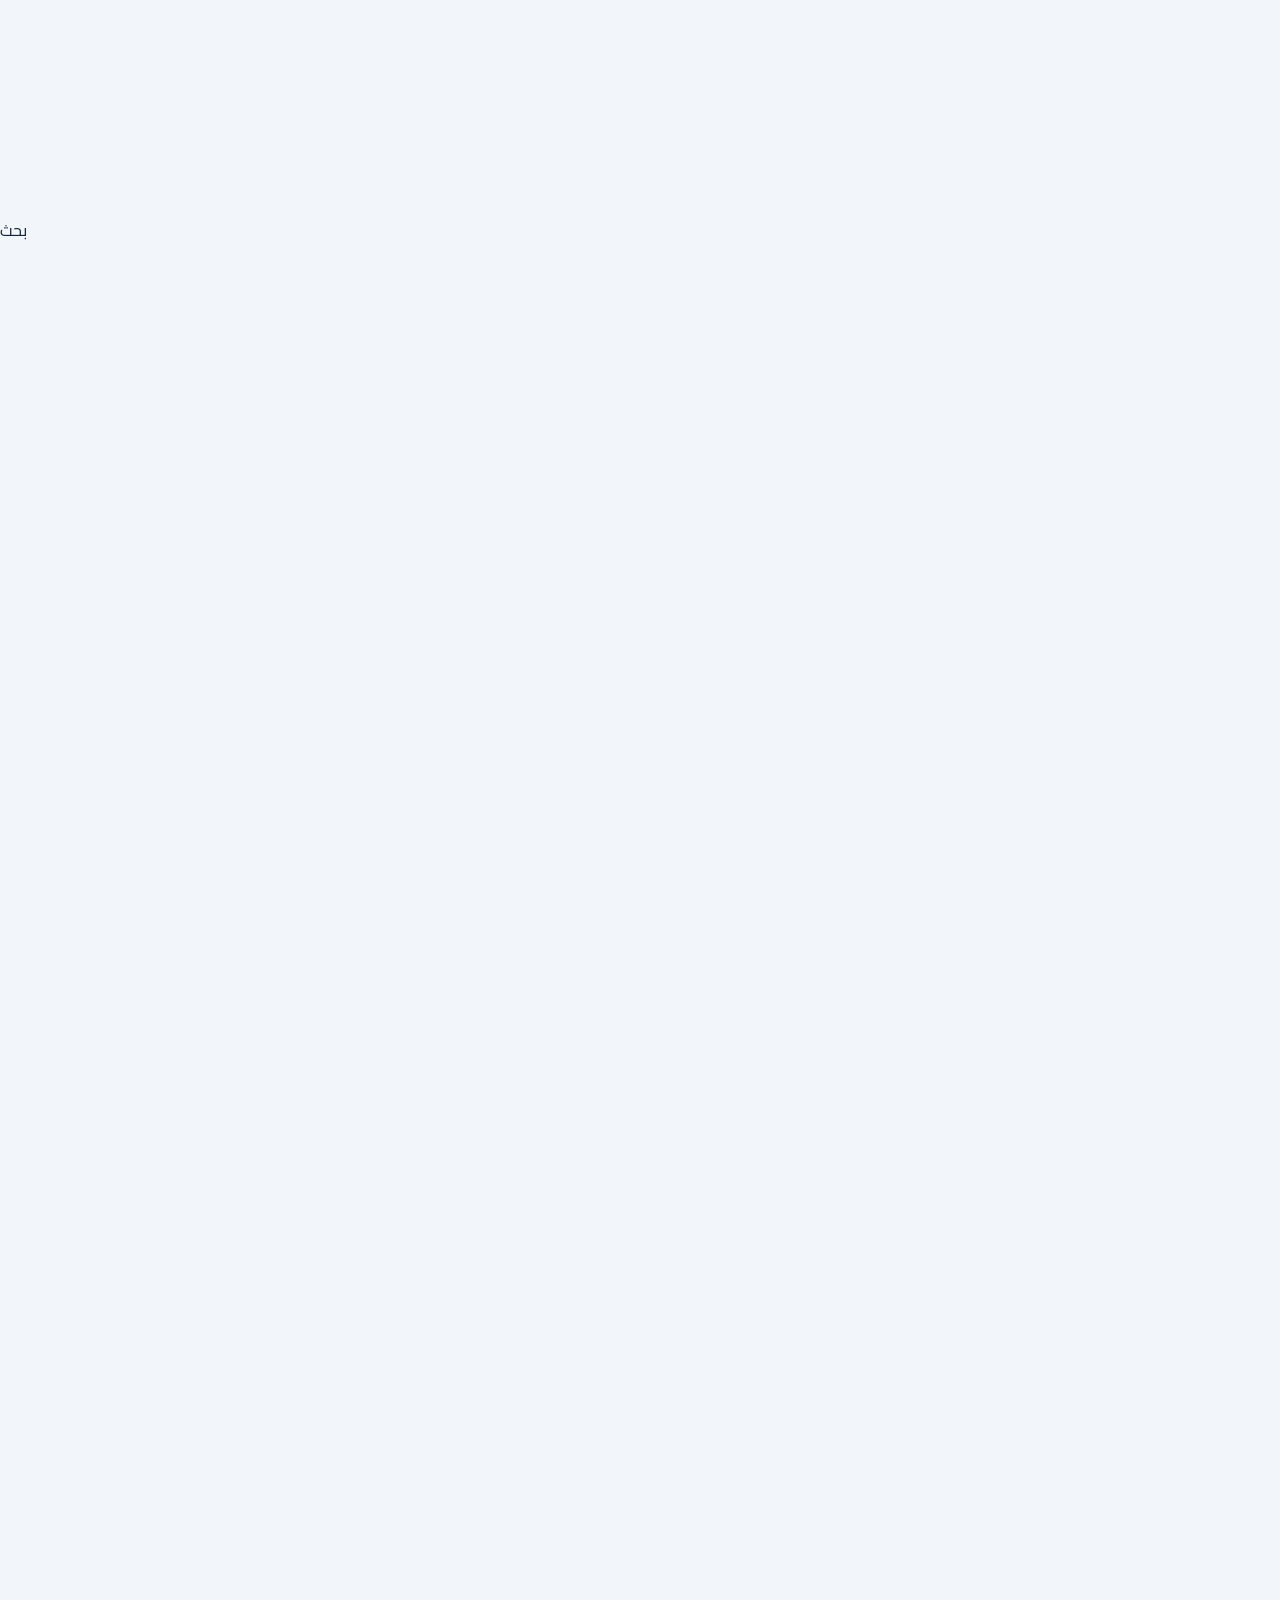
<file: index.html>
<!doctype html>
<html lang="ar" dir="rtl">
<head>
<meta charset="utf-8">
<meta name="viewport" content="width=device-width, initial-scale=1">
<title>زبدة المعرفة</title>
<meta name="description" content="ملخصات صوتية ومكتوبة لخمسين كتابًا مهمًا.">
<link rel="preconnect" href="https://fonts.googleapis.com">
<link href="https://fonts.googleapis.com/css2?family=Cairo:wght@400;600;800&display=swap" rel="stylesheet">
<style>
*{box-sizing:border-box}
body{margin:0;font-family:'Cairo',system-ui,sans-serif;background:#F2F6FB;color:#14213D;line-height:1.6}
a{color:#14213D;text-decoration:none}
a:focus-visible,button:focus-visible,input:focus-visible{outline:3px solid #2F5F99;outline-offset:2px}
.sr{position:absolute;left:-9999px}
.top{display:flex;align-items:center;justify-content:space-between;gap:16px;padding:16px 5vw;background:#fff;border-bottom:1px solid #DCE5EF}
.logo{font-size:26px;font-weight:800;color:#2F5F99}
.nav{display:flex;gap:26px;font-size:17px;font-weight:600}
.nav a[aria-current]{color:#2F5F99;border-bottom:3px solid #2F5F99}
main{max-width:1100px;margin:0 auto;padding:32px 20px 80px;outline:0}
.hero h1{margin:0 0 8px;font-size:clamp(30px,5vw,44px);font-weight:800;line-height:1.3}
.hero p{margin:0 0 16px;font-size:19px;color:#4A5B73}
input[type=search]{width:100%;max-width:560px;padding:14px 18px;font:inherit;font-size:17px;border:1px solid #B9C7D9;border-radius:12px;background:#fff}
.chips{display:flex;gap:10px;flex-wrap:wrap;margin:22px 0}
.chip{padding:9px 18px;border-radius:999px;color:#fff;font-weight:600;font-size:16px}
.chip.on{outline:3px solid #14213D;outline-offset:2px}
.grid{display:grid;grid-template-columns:repeat(auto-fill,minmax(270px,1fr));gap:18px}
.card{background:#fff;border:1px solid #DCE5EF;border-radius:16px;padding:20px;display:flex;flex-direction:column;gap:8px}
.card:hover{border-color:#2F5F99;box-shadow:0 4px 14px rgba(20,33,61,.08)}
.card h3{margin:0;font-size:20px;font-weight:800}
.au{margin:0;font-size:15px;color:#4A5B73}
.tag{font-size:13px;font-weight:600;color:#fff;border-radius:8px;padding:2px 10px;align-self:flex-start}
.meta{display:flex;align-items:center;gap:8px;color:#2F5F99;font-weight:600;font-size:15px;margin-top:4px}
.tri{width:0;height:0;border-left:11px solid #2F5F99;border-top:7px solid transparent;border-bottom:7px solid transparent;display:inline-block}
.empty{font-size:18px;color:#4A5B73}
.crumb{display:flex;align-items:center;flex-wrap:wrap;gap:12px;font-size:16px;color:#4A5B73;margin-bottom:20px}
.back,.sp{font:inherit;font-size:15px;color:#14213D;background:#fff;border:1px solid #B9C7D9;border-radius:10px;padding:8px 16px;cursor:pointer}
.bh h1{margin:0;font-size:clamp(30px,5vw,42px);font-weight:800;line-height:1.3}
.bh p{margin:4px 0 12px;font-size:18px;color:#4A5B73}
.sp[aria-pressed=true]{background:#14213D;color:#fff;border-color:#14213D}
.player{background:#14213D;color:#fff;border-radius:16px;padding:18px 22px;display:flex;align-items:center;gap:18px;flex-wrap:wrap;margin:20px 0}
.pbtn{width:56px;height:56px;border-radius:50%;border:0;background:#fff;display:flex;align-items:center;justify-content:center;cursor:pointer;flex:none}
.pbtn i{width:0;height:0;border-left:16px solid #14213D;border-top:10px solid transparent;border-bottom:10px solid transparent}
.pbtn.playing i{width:6px;height:18px;border:0;border-left:5px solid #14213D;border-right:5px solid #14213D;box-sizing:content-box}
.pm{flex:1;min-width:200px}
.pm input{width:100%;accent-color:#6FD3C4}
.tm{display:flex;justify-content:space-between;font-size:15px}
.spd{display:flex;gap:8px}
.spd .sp{background:transparent;color:#fff;border-color:#8A9BB8}
.spd .sp[aria-pressed=true]{background:#6FD3C4;border-color:#6FD3C4;color:#14213D}
.soon{background:#fff;border:1px dashed #B9C7D9;border-radius:16px;padding:16px 22px;margin:20px 0;color:#4A5B73;font-size:17px}
.sec{background:#fff;border:1px solid #DCE5EF;border-radius:16px;padding:22px 26px;margin-bottom:18px}
.sec h2,.gist h2{margin:0 0 8px;font-size:24px;font-weight:800}
.sec p,.gist p{margin:0 0 12px;font-size:19px;line-height:1.9;color:#26354D}
.sec p:last-child{margin:0}
.sec.note p{font-size:16px;color:#4A5B73}
.gist{background:#14213D;border-radius:16px;padding:22px 26px;margin-bottom:18px;color:#fff}
.gist h2{color:#6FD3C4}.gist p{color:#fff;margin:0}
.pn{display:flex;justify-content:space-between;gap:16px;font-weight:600;margin-top:24px}
.cg{display:grid;grid-template-columns:repeat(auto-fill,minmax(300px,1fr));gap:18px}
.cc{color:#fff;border-radius:16px;padding:26px;display:flex;flex-direction:column;gap:6px}
.cc a,.cc{color:#fff}.cc h3{margin:0;font-size:24px;font-weight:800}.cc span{font-size:16px}
.bnav{display:none}
@media(max-width:700px){.nav{display:none}.top{padding:14px 20px}
.bnav{display:flex;justify-content:space-around;position:fixed;bottom:0;right:0;left:0;background:#fff;border-top:1px solid #DCE5EF;padding:12px 0;font-weight:600;z-index:5}
.bnav a[aria-current]{color:#2F5F99}main{padding-bottom:100px}}
</style>
</head>
<body>
<header class="top"><a class="logo" href="#/">زبدة المعرفة</a>
<nav class="nav" aria-label="التنقل الرئيسي"><a href="#/" data-r="home">الرئيسية</a><a href="#/cats" data-r="cats">التصنيفات</a><a href="#/saved" data-r="saved">المحفوظات</a></nav></header>
<main id="app" tabindex="-1"></main>
<nav class="bnav" aria-label="التنقل السفلي"><a href="#/" data-r="home">الرئيسية</a><a href="#/cats" data-r="cats">التصنيفات</a><a href="#/saved" data-r="saved">المحفوظات</a></nav>
<script src="data.js"></script>
<script>
(function(){
var C=[null,{n:'التفكير واتخاذ القرار',s:'التفكير',c:'#2F5F99'},{n:'المال والأعمال',s:'المال',c:'#14766A'},{n:'تطوير الذات والإنتاجية',s:'تطوير الذات',c:'#6A4FB3'},{n:'الأدب والقراءة',s:'الأدب',c:'#B3366A'},{n:'التاريخ والفلسفة والتصميم',s:'التاريخ والفلسفة',c:'#3F7A2E'}];
var H={idea:'#2F5F99',main:'#14766A',crit:'#B3366A',tip:'#6A4FB3',why:'#3F7A2E',note:'#4A5B73'};
var B=window.BOOKS,app=document.getElementById('app'),KEY='zobda-saved',KS='zobda-speed';
function esc(s){return String(s).replace(/[&<>"]/g,function(m){return{'&':'&amp;','<':'&lt;','>':'&gt;','"':'&quot;'}[m]})}
function ar(s){return String(s).replace(/\d/g,function(d){return'٠١٢٣٤٥٦٧٨٩'[d]})}
function mins(s){return ar(Math.max(1,Math.round(s/60)))+' د'}
function fmt(s){s=Math.floor(s||0);var r=s%60;return ar(Math.floor(s/60)+':'+(r<10?'0':'')+r)}
function get(k,d){try{return JSON.parse(localStorage.getItem(k))||d}catch(e){return d}}
function put(k,v){try{localStorage.setItem(k,JSON.stringify(v))}catch(e){}}
function card(b){var c=C[b.cat];return'<a class="card" href="#/b/'+b.id+'"><span class="tag" style="background:'+c.c+'">'+c.s+'</span><h3>'+esc(b.title)+'</h3><p class="au">'+esc(b.author)+'</p><span class="meta">'+(b.audio?'<i class="tri"></i>استمع'+(b.dur?' · '+mins(b.dur):''):(b.sec?'اقرأ الملخص':'قريبًا'))+'</span></a>'}
function home(cat,savedOnly){
 var saved=get(KEY,[]);
 var list=B.filter(function(b){return(!cat||b.cat===cat)&&(!savedOnly||saved.indexOf(b.id)>-1)});
 var chips='<a class="chip'+(!cat&&!savedOnly?' on':'')+'" style="background:#14213D" href="#/">الكل '+ar(B.length)+'</a>';
 for(var i=1;i<6;i++)chips+='<a class="chip'+(cat===i?' on':'')+'" style="background:'+C[i].c+'" href="#/c/'+i+'"'+(cat===i?' aria-current="true"':'')+'>'+C[i].n+'</a>';
 app.innerHTML='<section class="hero"><h1>'+(savedOnly?'المحفوظات':cat?C[cat].n:'خلاصة '+ar(B.length)+' كتابًا في دقائق')+'</h1><p>'+(savedOnly?'الكتب التي حفظتها للرجوع إليها.':'اقرأ الملخص أو اسمعه، وقرّر أي كتاب يستحق وقتك.')+'</p><label class="sr" for="q">بحث</label><input id="q" type="search" placeholder="ابحث عن كتاب أو مؤلف"></section><div class="chips" role="group" aria-label="التصنيفات">'+chips+'</div><div class="grid" id="g"></div><p class="empty" id="em" hidden></p>';
 var g=document.getElementById('g'),em=document.getElementById('em');
 function fill(q){var l=list.filter(function(b){return!q||(b.title+' '+b.author).toLowerCase().indexOf(q)>-1});g.innerHTML=l.map(card).join('');em.hidden=l.length>0;em.textContent=savedOnly&&!q?'لم تحفظ أي كتاب بعد. افتح كتابًا واضغط «حفظ».':'لا توجد نتائج.'}
 fill('');document.getElementById('q').addEventListener('input',function(e){fill(e.target.value.trim().toLowerCase())});
}
function cats(){
 app.innerHTML='<section class="hero"><h1>التصنيفات</h1><p>اختر مجالًا لتبدأ منه.</p></section><div class="cg" style="margin-top:20px">'+C.slice(1).map(function(c,i){var n=B.filter(function(b){return b.cat===i+1}).length;return'<a class="cc" style="background:'+c.c+'" href="#/c/'+(i+1)+'"><h3>'+c.n+'</h3><span>'+ar(n)+' كتب</span></a>'}).join('')+'</div>';
}
function book(id){
 var b=B.filter(function(x){return x.id===id})[0];if(!b)return home(0);
 var c=C[b.cat],same=B.filter(function(x){return x.cat===b.cat}),ix=same.indexOf(b),pv=same[ix-1],nx=same[ix+1],sv=get(KEY,[]).indexOf(b.id)>-1;
 var h='<nav class="crumb" aria-label="مسار التنقل"><button class="back" id="bk">رجوع →</button><a href="#/">الرئيسية</a><span aria-hidden="true">/</span><a href="#/c/'+b.cat+'" style="color:'+c.c+';font-weight:700">'+c.n+'</a></nav><header class="bh"><h1>'+esc(b.title)+'</h1><p>'+esc(b.author)+' · '+c.n+'</p><button class="sp" id="sv" aria-pressed="'+sv+'">'+(sv?'محفوظ':'حفظ')+'</button></header>';
 if(b.audio){h+='<section class="player" aria-label="مشغّل الصوت"><audio id="au" src="'+b.audio+'" preload="metadata"></audio><button class="pbtn" id="pp" aria-label="تشغيل"><i></i></button><div class="pm"><input id="sk" type="range" min="0" max="100" step="0.1" value="0" aria-label="موضع التشغيل"><div class="tm"><span id="t1">'+fmt(0)+'</span><span id="t2">'+fmt(b.dur||0)+'</span></div></div><div class="spd" role="group" aria-label="سرعة التشغيل">'+[0.8,1,1.25].map(function(r){return'<button class="sp" data-r="'+r+'" aria-pressed="false">'+ar(r)+'×</button>'}).join('')+'</div></section>'}
 else h+='<p class="soon">الصوت قريبًا لهذا الكتاب.</p>';
 if(b.sec){b.sec.forEach(function(s){
  if(s.k==='gist')h+='<section class="gist"><h2>الزبدة</h2><p>'+esc(s.t)+'</p></section>';
  else h+='<section class="sec'+(s.k==='note'?' note':'')+'"><h2 style="color:'+H[s.k]+'">'+s.h+'</h2>'+(s.k==='main'?s.t.map(function(p){return'<p>'+esc(p)+'</p>'}).join(''):'<p>'+esc(s.t)+'</p>')+'</section>'})}
 else h+='<p class="soon">الملخص المكتوب قريبًا لهذا الكتاب.</p>';
 h+='<nav class="pn" aria-label="الكتب في نفس التصنيف">'+(pv?'<a href="#/b/'+pv.id+'">→ '+esc(pv.title)+'</a>':'<span></span>')+(nx?'<a href="#/b/'+nx.id+'">'+esc(nx.title)+' ←</a>':'<span></span>')+'</nav>';
 app.innerHTML=h;
 document.title=b.title+' — زبدة المعرفة';
 document.getElementById('bk').onclick=function(){history.length>1?history.back():location.hash='#/'};
 document.getElementById('sv').onclick=function(){var a=get(KEY,[]),i=a.indexOf(b.id);i>-1?a.splice(i,1):a.push(b.id);put(KEY,a);this.setAttribute('aria-pressed',i<0);this.textContent=i<0?'محفوظ':'حفظ'};
 if(b.audio)player(b);
}
function player(b){
 var au=document.getElementById('au'),pp=document.getElementById('pp'),sk=document.getElementById('sk'),t1=document.getElementById('t1'),t2=document.getElementById('t2');
 pp.onclick=function(){au.paused?au.play().catch(function(){}):au.pause()};
 au.onplay=function(){pp.classList.add('playing');pp.setAttribute('aria-label','إيقاف مؤقت')};
 au.onpause=function(){pp.classList.remove('playing');pp.setAttribute('aria-label','تشغيل')};
 au.onended=function(){au.currentTime=0;sk.value=0;t1.textContent=fmt(0)};
 au.onloadedmetadata=function(){t2.textContent=fmt(au.duration)};
 au.onerror=function(){t2.textContent='تعذر تحميل الصوت'};
 au.ontimeupdate=function(){if(au.duration)sk.value=au.currentTime/au.duration*100;t1.textContent=fmt(au.currentTime)};
 sk.oninput=function(){if(au.duration)au.currentTime=sk.value/100*au.duration};
 var sp=get(KS,1),bs=document.querySelectorAll('.spd .sp');
 function setSpeed(r){au.playbackRate=r;put(KS,r);bs.forEach(function(x){x.setAttribute('aria-pressed',Number(x.dataset.r)===r)})}
 bs.forEach(function(x){x.onclick=function(){setSpeed(Number(x.dataset.r))}});setSpeed(sp);
}
function route(){
 var p=location.hash.replace(/^#\/?/,'').split('/');document.title='زبدة المعرفة';
 var k='home';
 if(p[0]==='b'&&p[1]){k='';book(decodeURIComponent(p[1]))}
 else if(p[0]==='c'){home(+p[1]||0)}
 else if(p[0]==='cats'){k='cats';cats()}
 else if(p[0]==='saved'){k='saved';home(0,true)}
 else home(0);
 if(p[0]==='c')k='';
 document.querySelectorAll('[data-r]').forEach(function(a){if(a.dataset.r===k&&k)a.setAttribute('aria-current','page');else a.removeAttribute('aria-current')});
 window.scrollTo(0,0);
}
window.addEventListener('hashchange',route);route();
})();
</script>
</body>
</html>
</file>
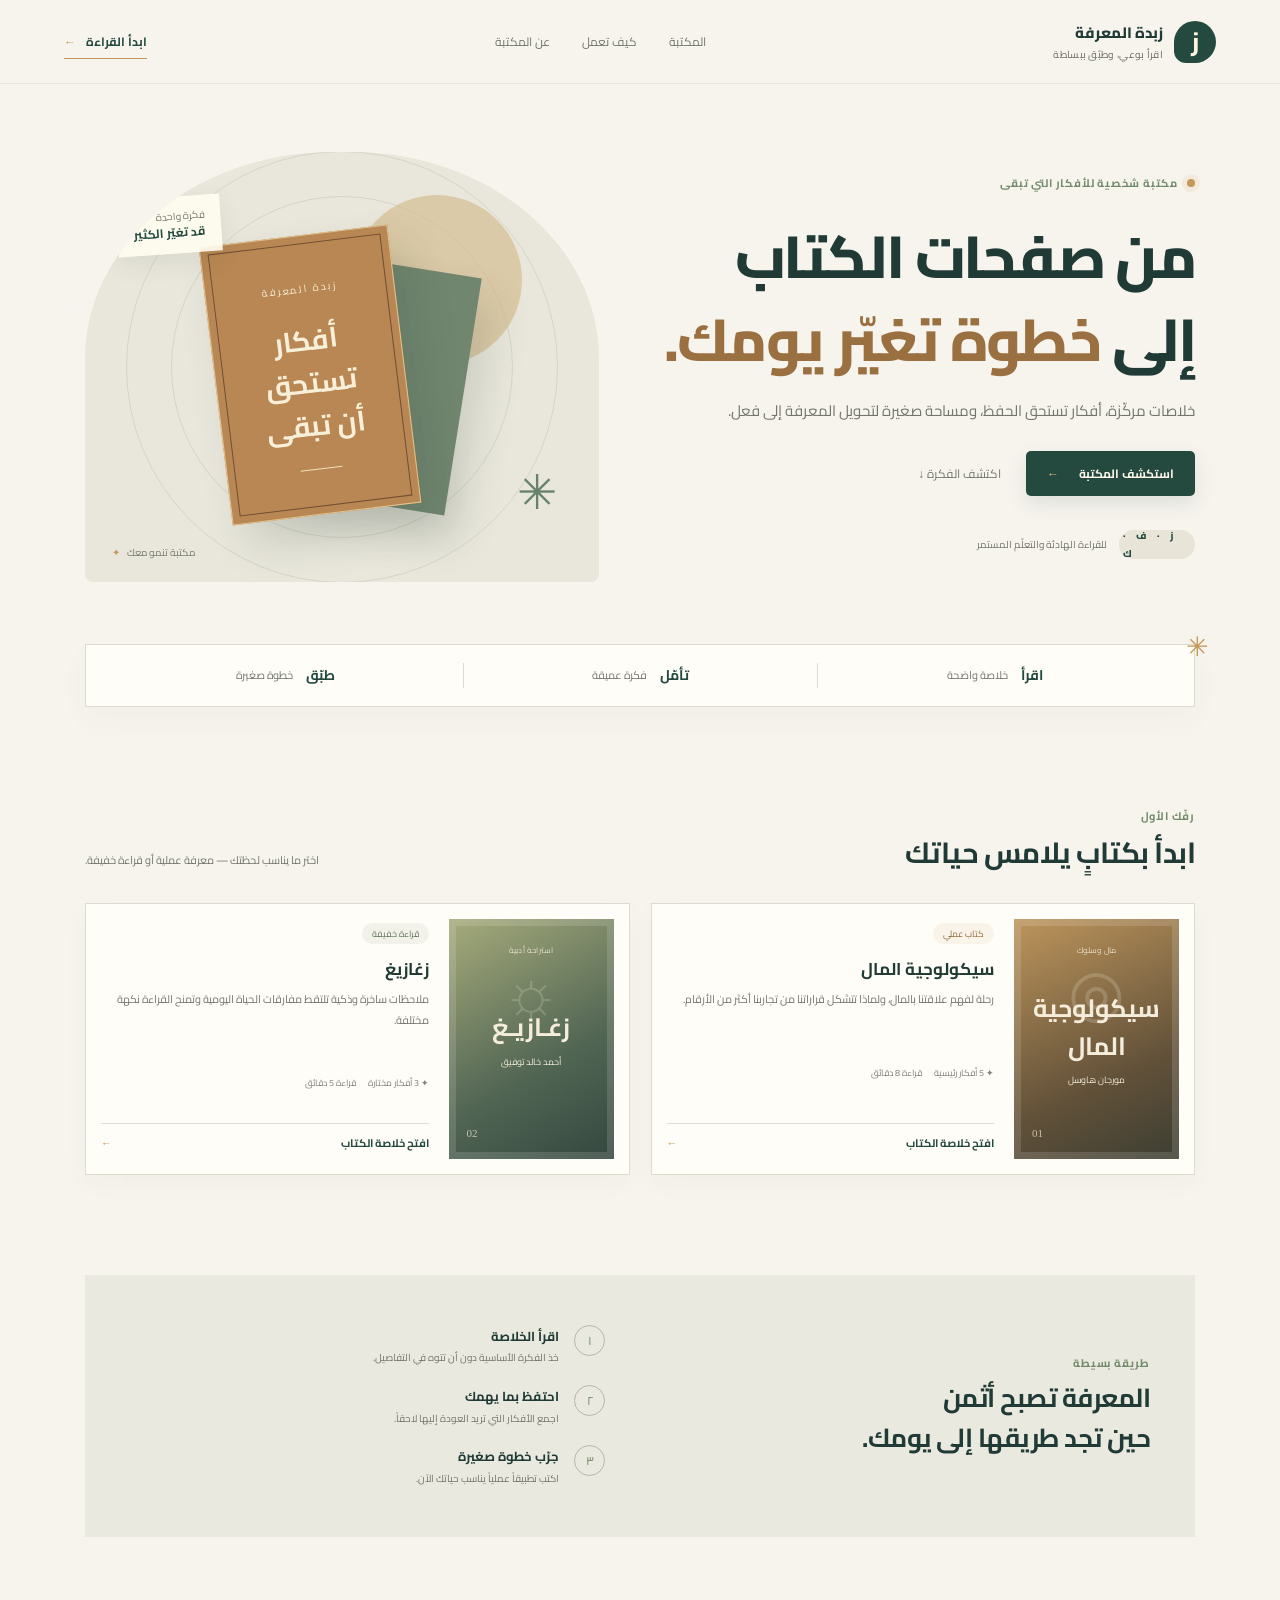
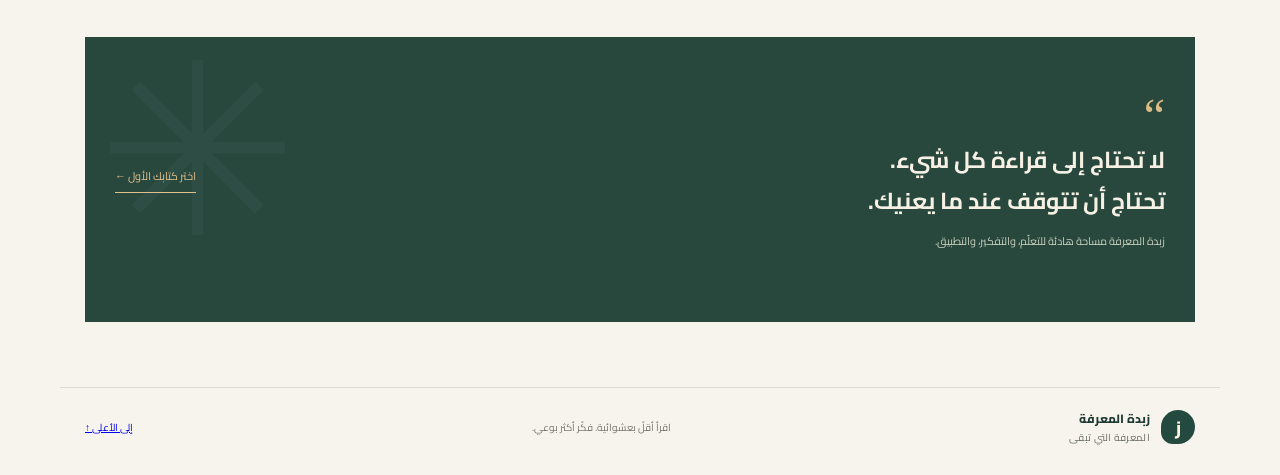
<file: new-version/index.html>
<!doctype html>
<html lang="ar" dir="rtl">
<head>
<meta charset="utf-8">
<meta name="viewport" content="width=device-width, initial-scale=1">
<meta name="theme-color" content="#f7f4ee">
<meta name="description" content="زبدة المعرفة — مكتبة شخصية تجمع خلاصات الكتب والأفكار القابلة للتطبيق.">
<title>زبدة المعرفة | مكتبتك الواعية</title>
<link rel="stylesheet" href="style.css">
</head>
<body>
<header class="site-header">
  <a class="brand" href="#" aria-label="زبدة المعرفة"><span class="brand-icon">ز</span><span>زبدة المعرفة<small>اقرأ بوعي، وطبّق ببساطة</small></span></a>
  <nav><a href="#library">المكتبة</a><a href="#method">كيف تعمل</a><a href="#about">عن المكتبة</a></nav>
  <a class="header-cta" href="#library">ابدأ القراءة <span>←</span></a>
</header>
<main>
  <section class="hero">
    <div class="hero-copy"><div class="eyebrow"><i></i> مكتبة شخصية للأفكار التي تبقى</div>
      <h1>من صفحات الكتاب<br>إلى <em>خطوة تغيّر يومك.</em></h1>
      <p>خلاصات مركّزة، أفكار تستحق الحفظ، ومساحة صغيرة لتحويل المعرفة إلى فعل.</p>
      <div class="hero-actions"><a class="button primary" href="#library">استكشف المكتبة <span>←</span></a><a class="quiet-link" href="#method">اكتشف الفكرة <span>↓</span></a></div>
      <div class="hero-note"><span class="avatars">ز · ف · ك</span><span>للقراءة الهادئة والتعلّم المستمر</span></div>
    </div>
    <div class="hero-visual" aria-label="رسم توضيحي لكتب">
      <div class="sun"></div><div class="floating-note">فكرة واحدة<br><b>قد تغيّر الكثير</b></div>
      <div class="book book-back"><span>مساحة للتأمل</span></div><div class="book book-front"><small>زبدة المعرفة</small><b>أفكار<br>تستحق<br>أن تبقى</b><i></i></div><div class="plant">✳</div>
      <div class="visual-caption">مكتبة تنمو معك <span>✦</span></div>
    </div>
  </section>
  <section class="quick-stats"><div><b>اقرأ</b><span>خلاصة واضحة</span></div><div><b>تأمّل</b><span>فكرة عميقة</span></div><div><b>طبّق</b><span>خطوة صغيرة</span></div><span class="stat-mark">✳</span></section>
  <section id="library" class="library section">
    <div class="section-heading"><div><div class="eyebrow">رفّك الأول</div><h2>ابدأ بكتابٍ يلامس حياتك</h2></div><p>اختر ما يناسب لحظتك — معرفة عملية أو قراءة خفيفة.</p></div>
    <div class="book-grid">
      <article class="book-card">
        <div class="book-cover cover-money"><span class="cover-label">مال وسلوك</span><div class="cover-art">◎</div><b>سيكولوجية<br>المال</b><small>مورجان هاوسل</small><span class="cover-num">01</span></div>
        <div class="book-text"><span class="pill">كتاب عملي</span><h3>سيكولوجية المال</h3><p>رحلة لفهم علاقتنا بالمال، ولماذا تتشكل قراراتنا من تجاربنا أكثر من الأرقام.</p><div class="book-meta"><span>✦ 5 أفكار رئيسية</span><span>قراءة 8 دقائق</span></div><button class="read-button" data-book="money">افتح خلاصة الكتاب <span>←</span></button></div>
      </article>
      <article class="book-card">
        <div class="book-cover cover-zagh"><span class="cover-label">استراحة أدبية</span><div class="cover-art">☼</div><b>زغـازيـغ</b><small>أحمد خالد توفيق</small><span class="cover-num">02</span></div>
        <div class="book-text"><span class="pill green">قراءة خفيفة</span><h3>زغازيغ</h3><p>ملاحظات ساخرة وذكية تلتقط مفارقات الحياة اليومية وتمنح القراءة نكهة مختلفة.</p><div class="book-meta"><span>✦ 3 أفكار مختارة</span><span>قراءة 5 دقائق</span></div><button class="read-button" data-book="zagh">افتح خلاصة الكتاب <span>←</span></button></div>
      </article>
    </div>
  </section>
  <section id="method" class="method section"><div class="method-title"><div class="eyebrow">طريقة بسيطة</div><h2>المعرفة تصبح أثمن<br>حين تجد طريقها إلى يومك.</h2></div><div class="steps"><article><span>١</span><div><h3>اقرأ الخلاصة</h3><p>خذ الفكرة الأساسية دون أن تتوه في التفاصيل.</p></div></article><article><span>٢</span><div><h3>احتفظ بما يهمك</h3><p>اجمع الأفكار التي تريد العودة إليها لاحقاً.</p></div></article><article><span>٣</span><div><h3>جرّب خطوة صغيرة</h3><p>اكتب تطبيقاً عملياً يناسب حياتك الآن.</p></div></article></div></section>
  <section id="bookDetail" class="detail section hidden"><button id="backBtn" class="back">→ العودة إلى المكتبة</button><div id="detailContent"></div></section>
  <section id="about" class="closing"><div><span>“</span><h2>لا تحتاج إلى قراءة كل شيء.<br>تحتاج أن تتوقف عند ما يعنيك.</h2><p>زبدة المعرفة مساحة هادئة للتعلّم، والتفكير، والتطبيق.</p></div><a href="#library">اختر كتابك الأول ←</a></section>
</main>
<footer><a class="brand" href="#"><span class="brand-icon">ز</span><span>زبدة المعرفة<small>المعرفة التي تبقى</small></span></a><span>اقرأ أقلّ بعشوائية. فكّر أكثر بوعي.</span><a href="#top">إلى الأعلى ↑</a></footer>
<script src="app.js"></script>
</body></html>
</file>
<file: new-version/style.css>
@import url('https://fonts.googleapis.com/css2?family=Cairo:wght@400;500;600;700;800;900&display=swap');
:root{--paper:#f7f4ee;--ink:#203b35;--forest:#244a40;--moss:#718a69;--gold:#c39858;--rose:#d9b6a1;--muted:#72756d;--line:#dedbd1;--white:#fffdf8}
*{box-sizing:border-box}html{scroll-behavior:smooth}body{margin:0;background:var(--paper);color:var(--ink);font-family:'Cairo',Tahoma,sans-serif;line-height:1.75}.site-header{height:84px;padding:0 max(calc((100vw - 1160px)/2),5vw);display:flex;align-items:center;justify-content:space-between;background:#f7f4eef2;border-bottom:1px solid #dedbd199;position:sticky;top:0;z-index:5;backdrop-filter:blur(14px)}.brand{display:flex;align-items:center;gap:11px;text-decoration:none;color:var(--ink);font-weight:800;font-size:15px}.brand small{display:block;font-size:10px;font-weight:500;color:var(--muted);letter-spacing:.3px}.brand-icon{width:42px;height:42px;border-radius:50% 50% 50% 12px;background:var(--forest);color:#fff4df;display:grid;place-items:center;font-size:24px}.site-header nav{display:flex;gap:32px}.site-header nav a,.quiet-link{font-size:12px;color:var(--muted);text-decoration:none}.site-header nav a:hover,.quiet-link:hover{color:var(--forest)}.header-cta{font-size:12px;font-weight:700;color:var(--forest);text-decoration:none;border-bottom:1px solid var(--gold);padding:6px 0}.header-cta span{margin-right:7px;color:var(--gold)}main{max-width:1160px;margin:auto;padding:0 25px}.hero{min-height:560px;display:grid;grid-template-columns:1.04fr .96fr;align-items:center;gap:40px;padding:55px 0 50px}.eyebrow{font-size:11px;color:var(--moss);font-weight:700;letter-spacing:.8px}.hero .eyebrow{display:flex;align-items:center;gap:9px}.hero .eyebrow i{width:8px;height:8px;border-radius:50%;background:var(--gold);box-shadow:0 0 0 5px #c398581c}.hero h1{font-size:clamp(36px,5vw,59px);line-height:1.4;letter-spacing:-1.7px;margin:23px 0 12px;font-weight:800}.hero h1 em{font-style:normal;color:#9a7040}.hero-copy>p{font-size:15px;line-height:2;color:var(--muted);max-width:470px}.hero-actions{display:flex;align-items:center;gap:25px;margin-top:25px}.button{display:inline-flex;align-items:center;gap:20px;text-decoration:none;padding:12px 21px;border-radius:5px;font-size:12px;font-weight:700}.button.primary{background:var(--forest);color:#fff8ea;box-shadow:0 8px 20px #244a401e}.button.primary span{color:#e1bd82}.hero-note{display:flex;align-items:center;gap:12px;font-size:10px;color:var(--muted);margin-top:34px}.avatars{direction:ltr;display:flex;align-items:center;justify-content:center;width:76px;height:29px;border-radius:20px;background:#e8e4d8;color:var(--forest);font-weight:800;letter-spacing:4px;padding-left:4px}.hero-visual{height:430px;position:relative;display:grid;place-items:center;overflow:hidden;background:#e9e7dc;border-radius:48% 48% 8px 8px}.hero-visual:before,.hero-visual:after{content:"";position:absolute;border:1px solid #84917b38;border-radius:50%}.hero-visual:before{width:340px;height:340px}.hero-visual:after{width:430px;height:430px}.sun{position:absolute;width:170px;height:170px;border-radius:50%;background:#d5bd8e;right:15%;top:10%;opacity:.67}.book{position:absolute;box-shadow:15px 23px 40px #253b3226;display:flex;flex-direction:column}.book-back{height:240px;width:165px;transform:translate(40px,17px) rotate(9deg);background:#71866f;color:#f5efd9;align-items:center;justify-content:end;padding:20px;font-size:10px}.book-front{height:280px;width:190px;transform:translate(-32px,8px) rotate(-7deg);background:#b88753;color:#f8efd9;align-items:center;justify-content:center;text-align:center;border:1px solid #e2c391;outline:1px solid #704e34;outline-offset:-9px}.book-front small{font-size:10px;letter-spacing:2px;margin-bottom:21px}.book-front b{font-size:28px;line-height:1.55}.book-front i{width:42px;height:1px;background:#f2dfbd;margin-top:20px}.floating-note{position:absolute;z-index:2;top:45px;left:32px;background:#fffdf0e8;padding:12px 16px;font-size:10px;color:var(--muted);line-height:1.5;box-shadow:0 9px 25px #26372d13;transform:rotate(-4deg)}.floating-note b{color:var(--forest);font-size:12px}.plant{position:absolute;bottom:49px;right:42px;color:#66816c;font-size:48px;z-index:2}.visual-caption{position:absolute;bottom:20px;left:27px;font-size:10px;color:#777b6e}.visual-caption span{color:var(--gold);margin-right:5px}.quick-stats{position:relative;display:grid;grid-template-columns:repeat(3,1fr);background:var(--white);border:1px solid var(--line);padding:18px 22px;margin-bottom:100px;box-shadow:0 12px 30px #4a443509}.quick-stats>div{display:flex;align-items:center;justify-content:center;gap:13px;border-left:1px solid var(--line)}.quick-stats>div:last-of-type{border:0}.quick-stats b{font-size:14px;color:var(--forest)}.quick-stats span:not(.stat-mark){font-size:11px;color:var(--muted)}.stat-mark{position:absolute;right:-15px;top:-22px;color:var(--gold);font-size:27px}.section{margin:0 0 100px}.section-heading{display:flex;justify-content:space-between;align-items:end;margin-bottom:27px}.section-heading h2,.method h2{font-size:29px;line-height:1.55;margin:5px 0 0;letter-spacing:-.5px}.section-heading>p{font-size:11px;color:var(--muted);max-width:260px;margin:0 0 5px}.book-grid{display:grid;grid-template-columns:1fr 1fr;gap:21px}.book-card{display:grid;grid-template-columns:180px 1fr;gap:22px;padding:17px;background:var(--white);border:1px solid var(--line);box-shadow:0 8px 24px #26372d08}.book-cover{height:240px;position:relative;display:flex;flex-direction:column;align-items:center;justify-content:center;text-align:center;overflow:hidden;color:#f5eddb;box-shadow:inset 0 0 0 7px #fff2}.cover-money{background:linear-gradient(155deg,#bd955c,#625139 65%,#3c3e32)}.cover-zagh{background:linear-gradient(150deg,#a6ab7b,#526654 60%,#34473f)}.cover-label{position:absolute;top:16px;font-size:9px;letter-spacing:1px}.book-cover b{font-size:25px;line-height:1.5;z-index:1}.book-cover small{font-size:9px;margin-top:8px}.cover-art{position:absolute;top:40px;font-size:65px;opacity:.2;line-height:1}.cover-num{position:absolute;bottom:11px;left:13px;font:10px Georgia,serif;opacity:.65}.book-text{display:flex;flex-direction:column;align-items:flex-start;padding:4px 0}.pill{font-size:9px;padding:3px 10px;background:#c3985818;color:#956f3e;border-radius:30px}.pill.green{background:#718a6918;color:#60765a}.book-text h3{font-size:17px;margin:11px 0 4px}.book-text>p{font-size:11px;line-height:1.9;color:var(--muted);margin:0}.book-meta{display:flex;flex-wrap:wrap;gap:12px;margin-top:auto;color:#808177;font-size:9px;padding-top:12px}.read-button{width:100%;margin-top:13px;padding:9px 0 2px;border:0;border-top:1px solid var(--line);text-align:right;background:none;font:700 11px 'Cairo';color:var(--forest);cursor:pointer}.read-button span{float:left;color:var(--gold)}.method{display:grid;grid-template-columns:1fr 1fr;gap:70px;align-items:center;padding:50px 45px;background:#e9e9df}.method h2{font-size:26px}.steps{display:grid;gap:18px}.steps article{display:flex;gap:15px;align-items:flex-start}.steps article>span{width:31px;height:31px;border:1px solid #b6b8a6;color:#718a69;border-radius:50%;display:grid;place-items:center;font-size:12px;flex:none}.steps h3{font-size:13px;margin:0 0 2px}.steps p{font-size:10px;color:var(--muted);margin:0}.closing{margin:100px 0 65px;padding:60px 30px;background:#28483e;color:#f6f1e4;display:flex;align-items:center;justify-content:space-between;gap:24px;position:relative;overflow:hidden}.closing:after{content:"✳";position:absolute;font-size:240px;color:#ffffff08;left:12px;top:-100px}.closing>div{position:relative;z-index:1}.closing>div>span{font:48px Georgia;color:#d9bb85;line-height:.8}.closing h2{font-size:23px;line-height:1.75;margin:0}.closing p{font-size:11px;color:#cad0bf}.closing>a{position:relative;z-index:1;text-decoration:none;color:#e1c18b;font-size:11px;border-bottom:1px solid #e1c18b;padding-bottom:6px;white-space:nowrap}footer{max-width:1160px;margin:auto;padding:20px 25px 28px;border-top:1px solid var(--line);display:flex;align-items:center;justify-content:space-between;color:var(--muted);font-size:10px}footer .brand{font-size:12px}footer .brand-icon{width:34px;height:34px;font-size:18px}.detail{padding:0 0 50px}.hidden{display:none!important}.back{background:none;border:0;color:var(--forest);font:700 12px 'Cairo';cursor:pointer}.detail-hero{display:grid;grid-template-columns:180px 1fr;gap:25px;align-items:center}.detail-hero .book-cover{height:240px}.detail-hero h2{font-size:28px}.detail-hero p,.detail-section p{color:var(--muted);font-size:13px}.detail-section{background:var(--white);border:1px solid var(--line);padding:20px;margin:14px 0}.detail-section h3{font-size:16px}.idea{display:flex;justify-content:space-between;align-items:center;border-top:1px solid var(--line);gap:14px;padding:13px 0;font-size:12px}.idea button{border:1px solid #cad1c2;background:none;color:var(--forest);border-radius:20px;padding:5px 12px;font:10px 'Cairo';white-space:nowrap;cursor:pointer}
@media(max-width:800px){.site-header{padding:0 17px;height:72px}.site-header nav{gap:12px}.site-header nav a{font-size:10px}.header-cta{display:none}main{padding:0 17px}.hero{grid-template-columns:1fr;gap:24px;padding-top:30px}.hero-copy{grid-row:2}.hero-visual{grid-row:1;height:340px}.hero h1{font-size:40px}.quick-stats{margin-bottom:68px;padding:14px 5px}.quick-stats>div{gap:5px;flex-direction:column}.section-heading{display:block}.section-heading>p{margin-top:8px}.book-grid{grid-template-columns:1fr}.book-card{grid-template-columns:140px 1fr;gap:15px;padding:12px}.book-cover{height:210px}.book-cover b{font-size:21px}.method{grid-template-columns:1fr;gap:25px;padding:30px 22px}.closing{padding:38px 22px;display:block}.closing>a{display:inline-block;margin-top:15px}footer{padding-left:17px;padding-right:17px;gap:12px;flex-wrap:wrap}.detail-hero{grid-template-columns:120px 1fr;gap:15px}.detail-hero .book-cover{height:190px}.idea{align-items:flex-start;flex-direction:column}}
@media(max-width:430px){.site-header nav a:nth-child(2){display:none}.brand{font-size:13px}.hero h1{font-size:35px}.hero-visual{height:300px}.quick-stats span:not(.stat-mark){font-size:9px}.book-card{grid-template-columns:115px 1fr;gap:12px}.book-cover{height:185px}.book-cover b{font-size:19px}.book-meta{gap:5px;font-size:8px}}

/* Category-first library */
.catalog-intro{position:relative;display:flex;align-items:center;gap:16px;background:var(--white);border:1px solid var(--line);padding:17px 22px;margin:5px 0 76px;box-shadow:0 12px 30px #4a443509}.intro-mark{color:var(--gold);font-size:26px}.catalog-intro b{font-size:13px}.catalog-intro p{font-size:10px;color:var(--muted);margin:1px 0 0}.catalog-count{margin-right:auto;text-align:center;display:flex;flex-direction:column}.catalog-count strong{font:22px Georgia;color:var(--forest)}.catalog-count small{font-size:9px;color:var(--muted)}
.category-filters{display:grid;grid-template-columns:repeat(5,1fr);gap:12px}.category-chip{min-height:115px;padding:15px 10px;border:1px solid var(--line);background:var(--white);color:var(--ink);font:700 11px 'Cairo';cursor:pointer;transition:.2s;display:flex;flex-direction:column;align-items:center;justify-content:center;gap:8px;text-align:center}.category-chip>span{width:36px;height:36px;border-radius:50%;display:grid;place-items:center;background:#e9e9df;color:var(--moss);font-size:18px}.category-chip:hover,.category-chip.active{background:var(--forest);border-color:var(--forest);color:#fff7e8;transform:translateY(-2px)}.category-chip.active>span,.category-chip:hover>span{background:#ffffff1c;color:#e1bd82}
.library-heading{align-items:center}.search-box{width:min(300px,42%);display:flex;align-items:center;gap:8px;background:var(--white);border:1px solid var(--line);padding:8px 12px;color:var(--moss)}.search-box input{width:100%;border:0;outline:0;background:transparent;color:var(--ink);font:11px 'Cairo'}.search-box input::placeholder{color:#99998f}
.book-card{grid-template-columns:165px 1fr;gap:20px;padding:15px}.book-cover{border:0;width:100%;cursor:pointer;font-family:'Cairo',Tahoma,sans-serif}.book-status{font-size:10px;color:var(--muted);margin:0}.read-button{margin-top:auto}.empty-books{grid-column:1/-1;padding:35px;text-align:center;color:var(--muted);border:1px dashed var(--line);font-size:12px}
.book-detail-card{display:grid;grid-template-columns:190px 1fr;gap:28px;align-items:center;background:var(--white);border:1px solid var(--line);padding:24px}.book-detail-card .book-cover{height:250px}.book-detail-card h2{font-size:27px}.book-detail-card p{font-size:12px;color:var(--muted)}.coming-soon{border:1px dashed #c7c8b7;padding:15px;color:var(--muted);font-size:11px}.coming-soon strong{color:var(--gold)}
@media(max-width:800px){.catalog-intro{margin-bottom:55px;padding:14px}.category-filters{grid-template-columns:repeat(3,1fr);gap:8px}.category-chip{min-height:95px;font-size:10px}.book-card{grid-template-columns:140px 1fr;gap:14px;padding:11px}}
@media(max-width:430px){.catalog-intro p{font-size:9px}.category-filters{grid-template-columns:repeat(2,1fr)}.category-chip{min-height:88px}.book-card{grid-template-columns:115px 1fr;gap:11px}.search-box{width:100%;margin-top:12px}.book-detail-card{grid-template-columns:110px 1fr;gap:15px;padding:13px}.book-detail-card .book-cover{height:175px}.book-detail-card h2{font-size:20px}.catalog-count{margin-right:5px}}

/* Covers and editorial summary panels for the 50-book collection */
.cover-artwork{isolation:isolate;position:relative;display:flex;flex-direction:column;justify-content:center;align-items:center;gap:8px;padding:36px 13px 30px;background:linear-gradient(145deg,hsl(var(--hue) 34% 54%),hsl(calc(var(--hue) + 22) 32% 29%) 72%,#233b35);color:#fff8e9;box-shadow:inset 0 0 0 7px #fff2,inset 0 0 0 9px #233b3525;cursor:pointer}
.cover-artwork:before{content:"";position:absolute;inset:15px;border:1px solid #fff5;z-index:-1}
.cover-orbit{position:absolute;width:112px;height:112px;border:1px solid #fff3;border-radius:50%;top:23%;left:50%;transform:translateX(-50%);z-index:-1}
.cover-orbit:after{content:"";position:absolute;inset:13px;border:1px solid #fff2;border-radius:50%}
.cover-mark{position:absolute;top:27%;font:54px Georgia,serif;line-height:1;opacity:.42}
.cover-label{position:absolute;top:25px;left:10px;right:10px;font-size:8px;letter-spacing:.2px;opacity:.86}
.cover-artwork b{position:relative;max-width:100%;font-size:clamp(15px,1.55vw,22px);line-height:1.55;text-wrap:balance;text-shadow:0 2px 10px #17231c55}
.cover-artwork small{position:relative;font-size:9px;opacity:.88}
.cover-num{position:absolute;bottom:20px;left:18px;font:11px Georgia,serif;opacity:.72}
.book-card .cover-artwork{height:240px}
.book-detail-card .cover-artwork{height:250px;cursor:default}
.summary-panel{margin-top:20px;padding:18px 20px;background:#f6f4ec;border-right:3px solid var(--gold)}
.summary-panel h3{font-size:13px;margin:14px 0 4px;color:var(--forest)}
.summary-panel p,.summary-panel li{font-size:11px;line-height:1.9;color:var(--muted)}
.summary-panel ul{padding-right:19px;margin:4px 0}
.summary-panel>small{display:block;margin-top:12px;color:#89877d;font-size:9px}
.detail-book-meta .author-line{color:var(--forest);font-weight:700}
@media(max-width:800px){.book-card .cover-artwork{height:210px}.book-detail-card .cover-artwork{height:200px}.cover-mark{font-size:45px}}
@media(max-width:430px){.book-card .cover-artwork{height:185px;padding:31px 8px 26px}.cover-artwork:before{inset:11px}.cover-orbit{width:85px;height:85px}.cover-label{top:19px;font-size:7px}.cover-artwork b{font-size:15px}.cover-artwork small{font-size:8px}.cover-mark{font-size:36px}.cover-num{bottom:14px;left:14px;font-size:9px}.summary-panel{padding:13px}}

/* Personal reflection, discussion and family contribution space */
.reflection-space{margin:22px 0 35px;padding:22px;background:var(--white);border:1px solid var(--line);border-top:3px solid var(--gold)}
.reflection-heading h3{font-size:17px;margin:7px 0 2px;color:var(--forest)}
.reflection-heading p,.reflection-empty{font-size:11px;color:var(--muted)}
.reflection-space label{display:block;margin:15px 0 7px;font-size:12px;font-weight:700;color:var(--forest)}
.reflection-space textarea{display:block;width:100%;margin-top:7px;padding:12px;border:1px solid var(--line);border-radius:3px;background:#fbfaf6;color:var(--ink);font:12px/1.8 'Cairo',Tahoma,sans-serif;resize:vertical;outline-color:var(--gold)}
.reflection-space button{margin-top:9px;padding:8px 17px;border:0;background:var(--forest);color:#fff8e9;font:700 11px 'Cairo',Tahoma,sans-serif;cursor:pointer}
.reflection-divider{height:1px;background:var(--line);margin:22px 0}
.reflection-list{display:grid;gap:9px;margin-top:12px}
.reflection-entry{padding:12px 14px;background:#f6f4ec;border-right:2px solid var(--moss)}
.reflection-entry p{margin:0;color:var(--ink);font-size:12px;white-space:pre-wrap;overflow-wrap:anywhere}
.reflection-entry small{display:block;margin-top:5px;color:var(--muted);font-size:9px}
.reflection-status{min-height:20px;color:var(--moss);font-size:11px}

/* Long-form book summary reading layout */
.summary-panel{margin-top:22px;padding:22px;background:#f6f4ec;border-right:3px solid var(--gold)}
.summary-panel h3{font-size:15px;margin:24px 0 9px;color:var(--forest)}
.summary-panel>h3:first-of-type{margin-top:12px}
.summary-panel>p{font-size:13px;line-height:2.15;color:#555f56;margin:0 0 13px}
.summary-idea{padding:13px 15px;margin:10px 0;background:var(--white);border:1px solid var(--line)}
.summary-idea h4{font-size:13px;margin:0 0 8px;color:var(--forest);display:flex;align-items:flex-start;gap:10px}
.summary-idea h4 span{font:11px Georgia,serif;color:#a47d49;border:1px solid #d9c8a9;border-radius:50%;width:25px;height:25px;flex:none;display:grid;place-items:center}
.summary-idea p{font-size:12px;line-height:2.05;color:#555f56;margin:5px 0}
.summary-idea .idea-example{padding:8px 11px;background:#f6f4ec;border-radius:3px}
.idea-example b{color:var(--forest)}
.summary-panel ol{padding-right:22px;margin:5px 0 16px}
.summary-panel ol li{font-size:12px;line-height:2.05;color:#555f56;padding:2px 0 5px 5px}
.summary-panel>small{display:block;margin-top:18px;color:#89877d;font-size:10px;line-height:1.8}
.summary-source{display:inline-block;margin-top:10px;color:var(--forest);font-size:11px;text-decoration:none;border-bottom:1px solid var(--gold)}
.summary-source:hover{color:#956f3e}
@media(max-width:600px){.summary-panel{padding:15px;margin-top:16px}.summary-panel h3{font-size:14px;margin-top:20px}.summary-panel>p,.summary-idea p{font-size:12px}.summary-idea{padding:11px}.summary-panel ol li{font-size:11px}}

.summary-audio{display:flex;align-items:center;justify-content:space-between;gap:16px;flex-wrap:wrap;margin:14px 0 22px;padding:12px 15px;background:#f3f1e9;border:1px solid #e4dfd2;border-radius:8px}.summary-audio>span{font-size:12px;color:var(--forest);font-weight:700;white-space:nowrap}.summary-audio audio{width:min(100%,360px);height:38px;accent-color:var(--forest);flex:1 0 100%;min-width:200px}@media(max-width:600px){.summary-audio{align-items:flex-start;flex-direction:column;gap:9px}.summary-audio audio{width:100%}}

.summary-audio button{border:1px solid var(--forest);background:#fff;color:var(--forest);border-radius:6px;padding:8px 13px;font:inherit;font-size:12px;cursor:pointer}.summary-audio button:hover{background:var(--forest);color:#fff}.summary-audio .audio-status{font-size:11px;color:#777;flex-basis:100%}
</file>
